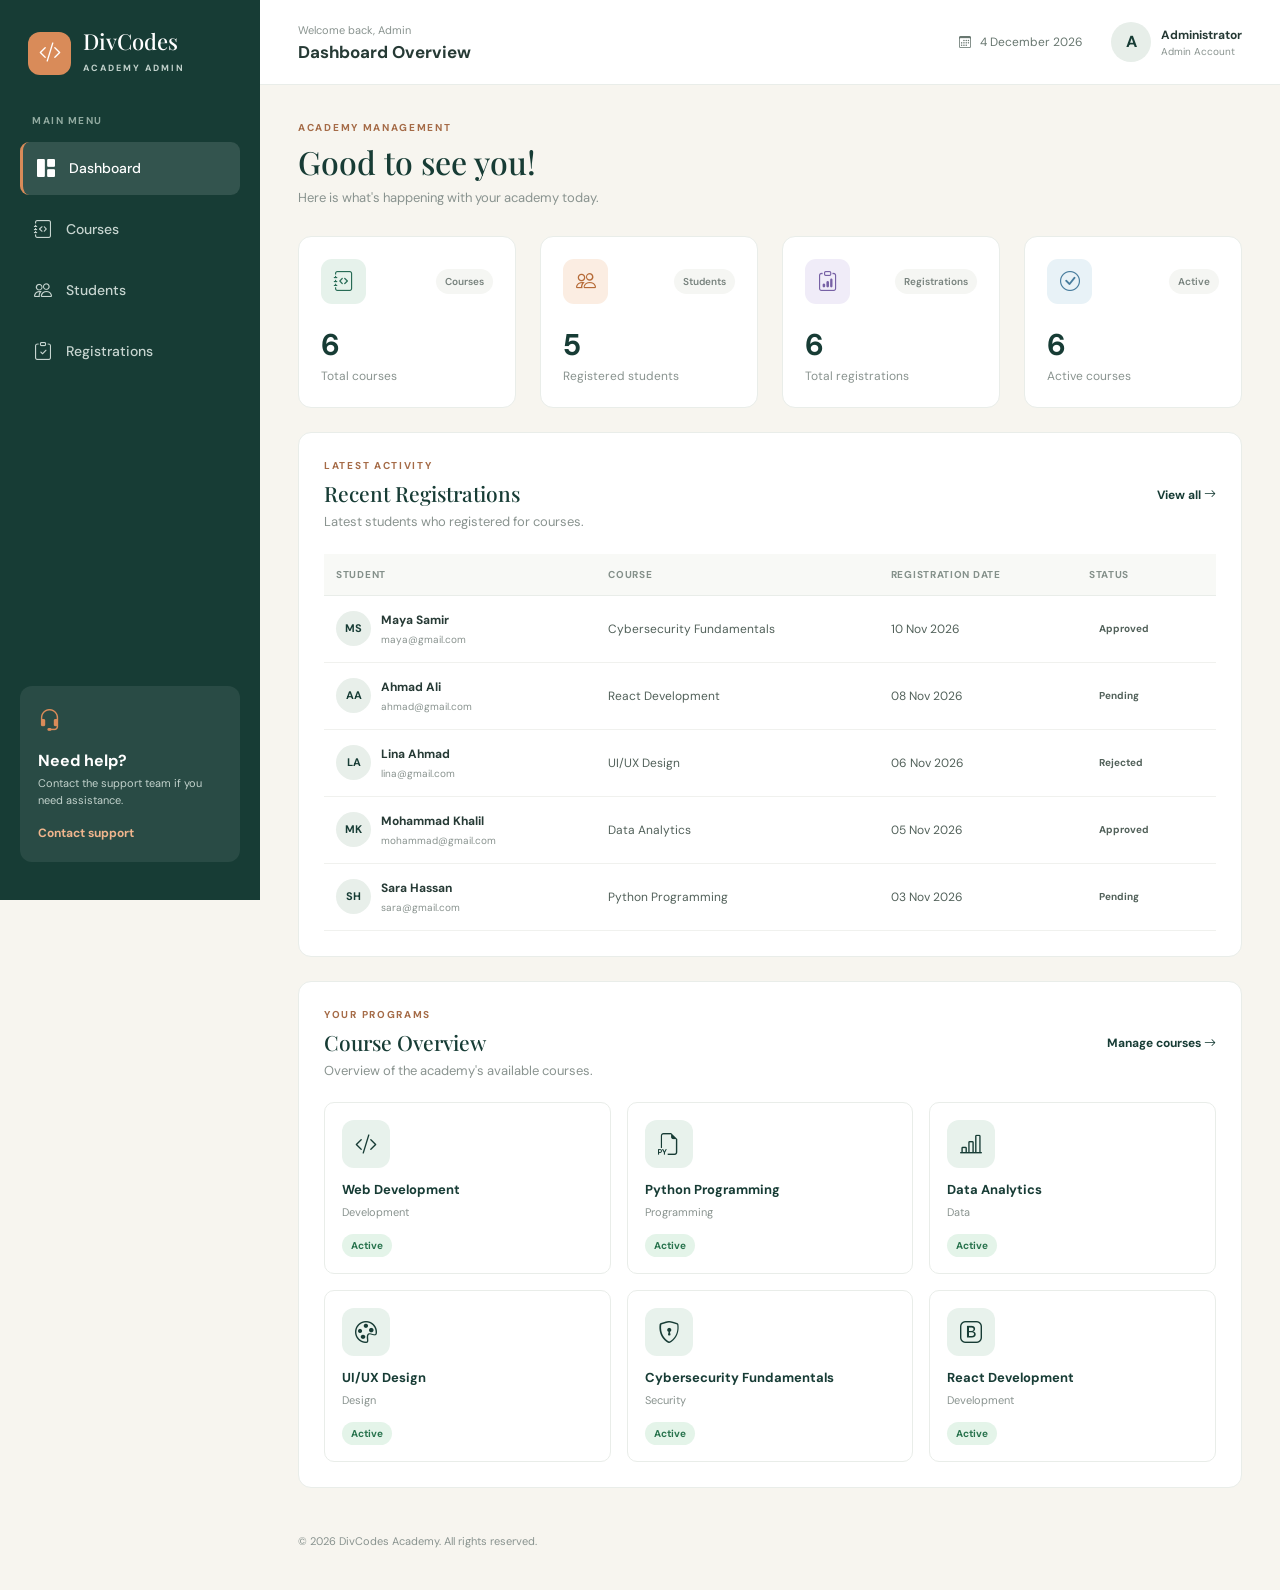
<file: index.html>
<!DOCTYPE html>
<html lang="en">
<head>
    <meta charset="UTF-8">
    <meta name="viewport" content="width=device-width, initial-scale=1.0">
    <title>Dashboard | DivCodes Academy</title>

    <!-- Bootstrap -->
    <link href="https://cdn.jsdelivr.net/npm/bootstrap@5.3.3/dist/css/bootstrap.min.css" rel="stylesheet">

    <!-- Bootstrap Icons -->
    <link href="https://cdn.jsdelivr.net/npm/bootstrap-icons@1.11.3/font/bootstrap-icons.min.css" rel="stylesheet">

    <!-- Google Fonts -->
    <link href="https://fonts.googleapis.com/css2?family=DM+Sans:wght@400;500;600;700&family=Playfair+Display:wght@600;700&display=swap" rel="stylesheet">

    <!-- Custom CSS -->
    <link rel="stylesheet" href="css/style.css">
</head>

<body>

<div class="admin-layout">

    <!-- Sidebar -->
    <aside class="sidebar" id="sidebar">

        <div class="brand">
            <div class="brand-icon">
                <i class="bi bi-code-slash"></i>
            </div>
            <div>
                <h4>DivCodes</h4>
                <span>ACADEMY ADMIN</span>
            </div>
        </div>

        <div class="sidebar-label">MAIN MENU</div>

        <nav class="sidebar-nav">
            <a href="index.html" class="nav-link active">
                <i class="bi bi-grid-1x2-fill"></i>
                <span>Dashboard</span>
            </a>

            <a href="courses.html" class="nav-link">
                <i class="bi bi-journal-code"></i>
                <span>Courses</span>
            </a>

            <a href="students.html" class="nav-link">
                <i class="bi bi-people"></i>
                <span>Students</span>
            </a>

            <a href="registrations.html" class="nav-link">
                <i class="bi bi-clipboard-check"></i>
                <span>Registrations</span>
            </a>
        </nav>

        <div class="sidebar-bottom">
            <div class="help-card">
                <i class="bi bi-headset"></i>
                <h6>Need help?</h6>
                <p>Contact the support team if you need assistance.</p>
                <a href="mailto:support@divcodes.com">Contact support</a>
            </div>
        </div>

    </aside>

    <!-- Main Content -->
    <main class="main-content">

        <!-- Topbar -->
        <header class="topbar">

            <div class="d-flex align-items-center gap-3">
                <button class="menu-toggle" id="menuToggle" aria-label="Open menu">
                    <i class="bi bi-list"></i>
                </button>

                <div>
                    <p class="topbar-subtitle">Welcome back, Admin</p>
                    <h5 class="topbar-title">Dashboard Overview</h5>
                </div>
            </div>

            <div class="topbar-right">
                <div class="date-display">
                    <i class="bi bi-calendar3"></i>
                    <span id="currentDate"></span>
                </div>

                <div class="admin-profile">
                    <div class="admin-avatar">A</div>
                    <div class="profile-info">
                        <strong>Administrator</strong>
                        <span>Admin Account</span>
                    </div>
                </div>
            </div>

        </header>

        <!-- Dashboard Body -->
        <section class="dashboard-content">

            <div class="page-heading">
                <div>
                    <span class="eyebrow">ACADEMY MANAGEMENT</span>
                    <h1>Good to see you!</h1>
                    <p>Here is what's happening with your academy today.</p>
                </div>
            </div>

            <!-- Statistics -->
            <div class="row g-4 stats-row">

                <div class="col-12 col-sm-6 col-xl-3">
                    <div class="stat-card">
                        <div class="stat-top">
                            <div class="stat-icon green">
                                <i class="bi bi-journal-code"></i>
                            </div>
                            <span class="stat-tag">Courses</span>
                        </div>
                        <h2 id="totalCourses">0</h2>
                        <p>Total courses</p>
                    </div>
                </div>

                <div class="col-12 col-sm-6 col-xl-3">
                    <div class="stat-card">
                        <div class="stat-top">
                            <div class="stat-icon orange">
                                <i class="bi bi-people"></i>
                            </div>
                            <span class="stat-tag">Students</span>
                        </div>
                        <h2 id="totalStudents">0</h2>
                        <p>Registered students</p>
                    </div>
                </div>

                <div class="col-12 col-sm-6 col-xl-3">
                    <div class="stat-card">
                        <div class="stat-top">
                            <div class="stat-icon purple">
                                <i class="bi bi-clipboard-data"></i>
                            </div>
                            <span class="stat-tag">Registrations</span>
                        </div>
                        <h2 id="totalRegistrations">0</h2>
                        <p>Total registrations</p>
                    </div>
                </div>

                <div class="col-12 col-sm-6 col-xl-3">
                    <div class="stat-card">
                        <div class="stat-top">
                            <div class="stat-icon blue">
                                <i class="bi bi-check-circle"></i>
                            </div>
                            <span class="stat-tag">Active</span>
                        </div>
                        <h2 id="activeCourses">0</h2>
                        <p>Active courses</p>
                    </div>
                </div>

            </div>

            <!-- Recent Registrations -->
            <div class="content-card mt-4">

                <div class="section-header">
                    <div>
                        <span class="eyebrow">LATEST ACTIVITY</span>
                        <h3>Recent Registrations</h3>
                        <p>Latest students who registered for courses.</p>
                    </div>

                    <a href="registrations.html" class="text-link">
                        View all <i class="bi bi-arrow-right"></i>
                    </a>
                </div>

                <div class="table-responsive">
                    <table class="table admin-table align-middle">
                        <thead>
                            <tr>
                                <th>Student</th>
                                <th>Course</th>
                                <th>Registration Date</th>
                                <th>Status</th>
                            </tr>
                        </thead>

                        <tbody id="recentRegistrations">
                            <tr>
                                <td colspan="4" class="empty-state">
                                    No registrations yet.
                                </td>
                            </tr>
                        </tbody>
                    </table>
                </div>

            </div>

            <!-- Course Overview -->
            <div class="content-card mt-4">

                <div class="section-header">
                    <div>
                        <span class="eyebrow">YOUR PROGRAMS</span>
                        <h3>Course Overview</h3>
                        <p>Overview of the academy's available courses.</p>
                    </div>

                    <a href="courses.html" class="text-link">
                        Manage courses <i class="bi bi-arrow-right"></i>
                    </a>
                </div>

                <div class="row g-3" id="courseOverview">
                    <!-- Courses will be added by JavaScript -->
                </div>

            </div>

            <!-- Footer -->
            <footer class="dashboard-footer">
                <p>© <span id="currentYear"></span> DivCodes Academy. All rights reserved.</p>
            </footer>

        </section>

    </main>

</div>

<!-- Mobile Sidebar Overlay -->
<div class="sidebar-overlay" id="sidebarOverlay"></div>

<!-- Bootstrap JS -->
<script src="https://cdn.jsdelivr.net/npm/bootstrap@5.3.3/dist/js/bootstrap.bundle.min.js"></script>

<!-- Custom JS -->
<script src="js/app.js"></script>

</body>
</html>
</file>
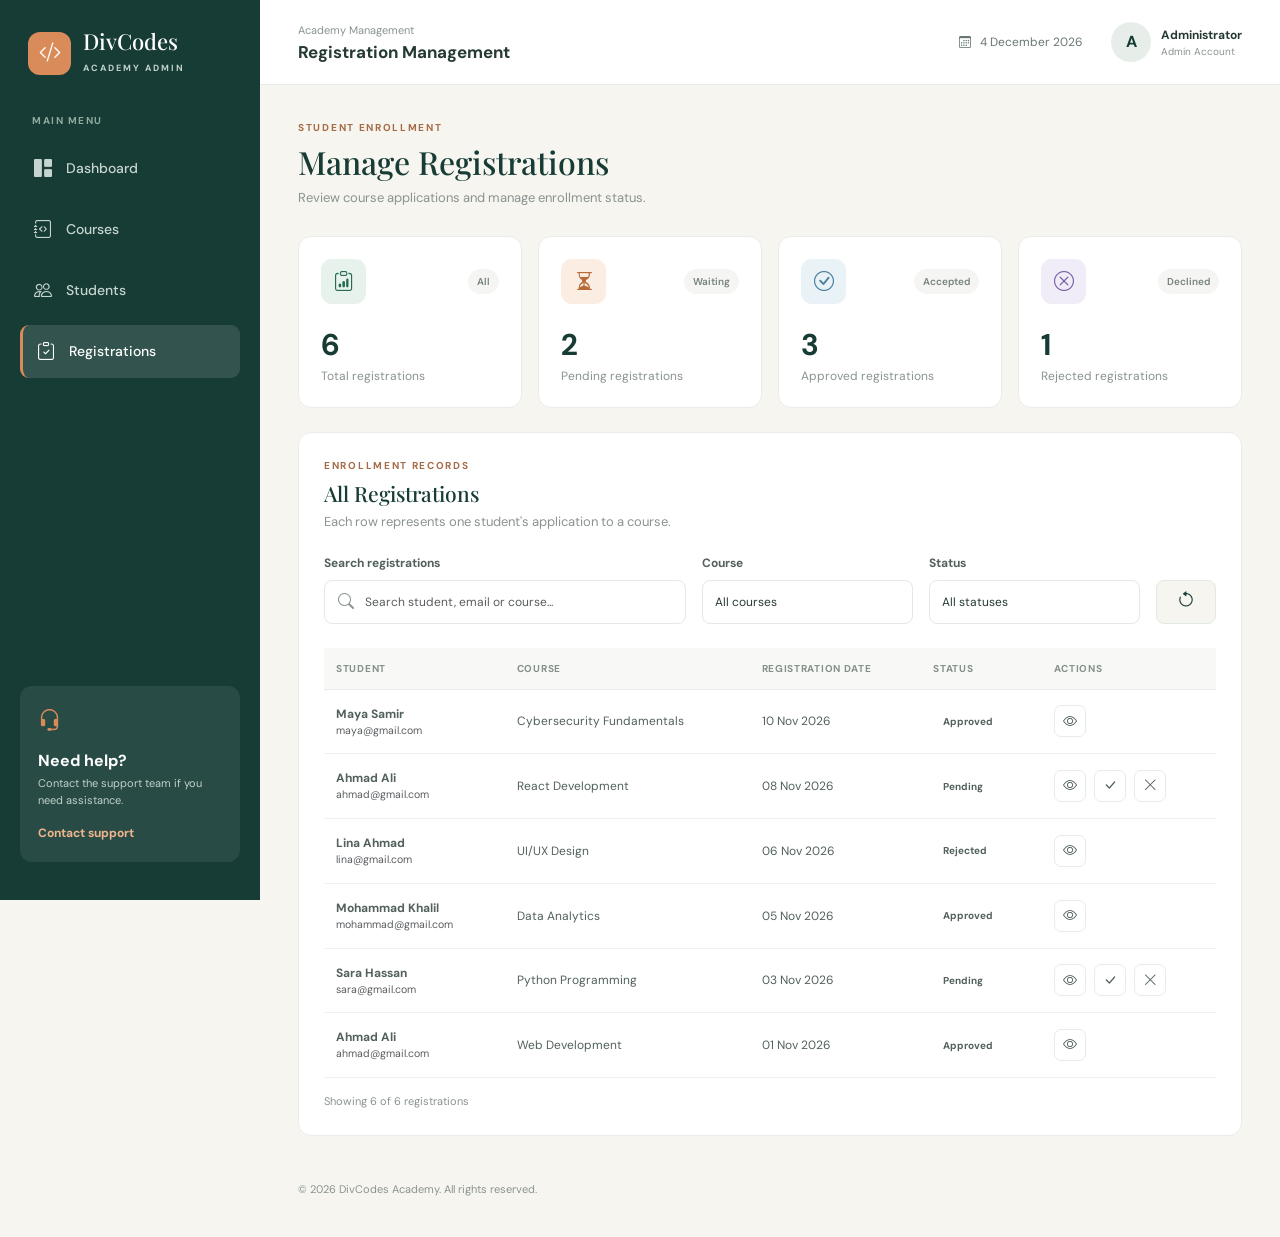
<file: registrations.html>
<!DOCTYPE html>
<html lang="en">
<head>
    <meta charset="UTF-8">
    <meta name="viewport" content="width=device-width, initial-scale=1.0">
    <title>Registrations | DivCodes Academy Admin</title>

    <link href="https://cdn.jsdelivr.net/npm/bootstrap@5.3.3/dist/css/bootstrap.min.css" rel="stylesheet">
    <link href="https://cdn.jsdelivr.net/npm/bootstrap-icons@1.11.3/font/bootstrap-icons.min.css" rel="stylesheet">
    <link href="https://fonts.googleapis.com/css2?family=DM+Sans:wght@400;500;600;700;800&family=Playfair+Display:wght@600;700&display=swap" rel="stylesheet">
    <link rel="stylesheet" href="css/style.css">
</head>

<body>
<div class="admin-layout">

    <!-- SIDEBAR -->
    <aside class="sidebar" id="sidebar">

        <div class="brand">
            <div class="brand-icon"><i class="bi bi-code-slash"></i></div>
            <div>
                <h4>DivCodes</h4>
                <span>ACADEMY ADMIN</span>
            </div>
        </div>

        <div class="sidebar-label">MAIN MENU</div>

        <nav class="sidebar-nav">
            <a href="index.html" class="nav-link">
                <i class="bi bi-grid-1x2-fill"></i>
                <span>Dashboard</span>
            </a>

            <a href="courses.html" class="nav-link">
                <i class="bi bi-journal-code"></i>
                <span>Courses</span>
            </a>

            <a href="students.html" class="nav-link">
                <i class="bi bi-people"></i>
                <span>Students</span>
            </a>

            <a href="registrations.html" class="nav-link active">
                <i class="bi bi-clipboard-check"></i>
                <span>Registrations</span>
            </a>
        </nav>

        <div class="sidebar-bottom">
            <div class="help-card">
                <i class="bi bi-headset"></i>
                <h6>Need help?</h6>
                <p>Contact the support team if you need assistance.</p>
                <a href="mailto:support@divcodes.com">Contact support</a>
            </div>

        </div>

    </aside>

    <!-- MAIN CONTENT -->
    <main class="main-content">

        <!-- TOPBAR -->
        <header class="topbar">
            <div class="d-flex align-items-center gap-3">
                <button class="menu-toggle" id="menuToggle" aria-label="Open menu">
                    <i class="bi bi-list"></i>
                </button>

                <div>
                    <p class="topbar-subtitle">Academy Management</p>
                    <h5 class="topbar-title">Registration Management</h5>
                </div>
            </div>

            <div class="topbar-right">
                <div class="date-display">
                    <i class="bi bi-calendar3"></i>
                    <span id="currentDate"></span>
                </div>

                <div class="admin-profile">
                    <div class="admin-avatar">A</div>
                    <div class="profile-info">
                        <strong>Administrator</strong>
                        <span>Admin Account</span>
                    </div>
                </div>
            </div>
        </header>

        <!-- PAGE CONTENT -->
        <section class="dashboard-content">

            <div class="page-heading">
                <div>
                    <span class="eyebrow">STUDENT ENROLLMENT</span>
                    <h1>Manage Registrations</h1>
                    <p>Review course applications and manage enrollment status.</p>
                </div>
            </div>

            <!-- STATISTICS -->
            <div class="row g-3 mb-4">

                <div class="col-12 col-sm-6 col-xl-3">
                    <div class="stat-card">
                        <div class="stat-top">
                            <div class="stat-icon green">
                                <i class="bi bi-clipboard-data"></i>
                            </div>
                            <span class="stat-tag">All</span>
                        </div>
                        <h2 id="totalRegistrations">0</h2>
                        <p>Total registrations</p>
                    </div>
                </div>

                <div class="col-12 col-sm-6 col-xl-3">
                    <div class="stat-card">
                        <div class="stat-top">
                            <div class="stat-icon orange">
                                <i class="bi bi-hourglass-split"></i>
                            </div>
                            <span class="stat-tag">Waiting</span>
                        </div>
                        <h2 id="pendingRegistrations">0</h2>
                        <p>Pending registrations</p>
                    </div>
                </div>

                <div class="col-12 col-sm-6 col-xl-3">
                    <div class="stat-card">
                        <div class="stat-top">
                            <div class="stat-icon blue">
                                <i class="bi bi-check-circle"></i>
                            </div>
                            <span class="stat-tag">Accepted</span>
                        </div>
                        <h2 id="approvedRegistrations">0</h2>
                        <p>Approved registrations</p>
                    </div>
                </div>

                <div class="col-12 col-sm-6 col-xl-3">
                    <div class="stat-card">
                        <div class="stat-top">
                            <div class="stat-icon purple">
                                <i class="bi bi-x-circle"></i>
                            </div>
                            <span class="stat-tag">Declined</span>
                        </div>
                        <h2 id="rejectedRegistrations">0</h2>
                        <p>Rejected registrations</p>
                    </div>
                </div>

            </div>

            <!-- REGISTRATION TABLE -->
            <div class="content-card">

                <div class="section-header">
                    <div>
                        <span class="eyebrow">ENROLLMENT RECORDS</span>
                        <h3>All Registrations</h3>
                        <p>Each row represents one student's application to a course.</p>
                    </div>
                </div>

                <!-- SEARCH AND FILTERS -->
                <div class="row g-3 mb-4">

                    <div class="col-12 col-lg-5">
                        <label for="registrationSearch" class="form-label admin-label">
                            Search registrations
                        </label>
                        <div class="admin-search">
                            <i class="bi bi-search"></i>
                            <input
                                type="search"
                                id="registrationSearch"
                                class="form-control"
                                placeholder="Search student, email or course..."
                            >
                        </div>
                    </div>

                    <div class="col-12 col-md-5 col-lg-3">
                        <label for="registrationCourseFilter" class="form-label admin-label">
                            Course
                        </label>
                        <select id="registrationCourseFilter" class="form-select admin-select">
                            <option value="all">All courses</option>
                        </select>
                    </div>

                    <div class="col-12 col-md-5 col-lg-3">
                        <label for="registrationStatusFilter" class="form-label admin-label">
                            Status
                        </label>
                        <select id="registrationStatusFilter" class="form-select admin-select">
                            <option value="all">All statuses</option>
                            <option value="Pending">Pending</option>
                            <option value="Approved">Approved</option>
                            <option value="Rejected">Rejected</option>
                        </select>
                    </div>

                    <div class="col-12 col-md-2 col-lg-1 d-flex align-items-end">
                        <button class="reset-btn w-100" id="resetRegistrationFilters" type="button">
                            <i class="bi bi-arrow-counterclockwise"></i>
                        </button>
                    </div>

                </div>

                <!-- TABLE -->
                <div class="table-responsive">
                    <table class="table admin-table align-middle">
                        <thead>
                            <tr>
                                <th>Student</th>
                                <th>Course</th>
                                <th>Registration Date</th>
                                <th>Status</th>
                                <th>Actions</th>
                            </tr>
                        </thead>

                        <tbody id="registrationsTable">
                            <tr>
                                <td colspan="5" class="empty-state">
                                    Loading registrations...
                                </td>
                            </tr>
                        </tbody>
                    </table>
                </div>

                <div class="table-footer">
                    <span id="registrationResults">Showing 0 registrations</span>
                </div>

            </div>

            <footer class="dashboard-footer">
                <p>© <span id="currentYear"></span> DivCodes Academy. All rights reserved.</p>
            </footer>

        </section>
    </main>
</div>

<div class="sidebar-overlay" id="sidebarOverlay"></div>

<!-- REGISTRATION DETAILS MODAL -->
<div class="modal fade" id="registrationModal" tabindex="-1" aria-labelledby="registrationModalTitle" aria-hidden="true">
    <div class="modal-dialog modal-dialog-centered">
        <div class="modal-content course-modal">

            <div class="modal-header">
                <div>
                    <span class="eyebrow">ENROLLMENT INFORMATION</span>
                    <h5 class="modal-title" id="registrationModalTitle">Registration Details</h5>
                </div>
                <button type="button" class="btn-close" data-bs-dismiss="modal"></button>
            </div>

            <div class="modal-body">

                <div class="student-detail-profile">
                    <div class="student-detail-avatar" id="registrationAvatar">S</div>
                    <div>
                        <h5 id="registrationStudentName">Student Name</h5>
                        <p id="registrationStudentEmail">student@email.com</p>
                    </div>
                </div>

                <div class="student-detail-list">

                    <div class="student-detail-item">
                        <span><i class="bi bi-telephone"></i> Phone</span>
                        <strong id="registrationPhone">Not provided</strong>
                    </div>

                    <div class="student-detail-item">
                        <span><i class="bi bi-book"></i> Course</span>
                        <strong id="registrationCourse">Not specified</strong>
                    </div>

                    <div class="student-detail-item">
                        <span><i class="bi bi-calendar3"></i> Registered on</span>
                        <strong id="registrationDate">Not available</strong>
                    </div>

                    <div class="student-detail-item">
                        <span><i class="bi bi-info-circle"></i> Status</span>
                        <strong id="registrationStatus">Pending</strong>
                    </div>

                </div>

                <div class="student-message-box">
                    <span>Student Message</span>
                    <p id="registrationMessage">No message provided.</p>
                </div>

            </div>

            <div class="modal-footer">
                <button type="button" class="secondary-btn" data-bs-dismiss="modal">
                    Close
                </button>
            </div>

        </div>
    </div>
</div>

<script src="https://cdn.jsdelivr.net/npm/bootstrap@5.3.3/dist/js/bootstrap.bundle.min.js"></script>
<script src="js/app.js"></script>
</body>
</html>
</file>
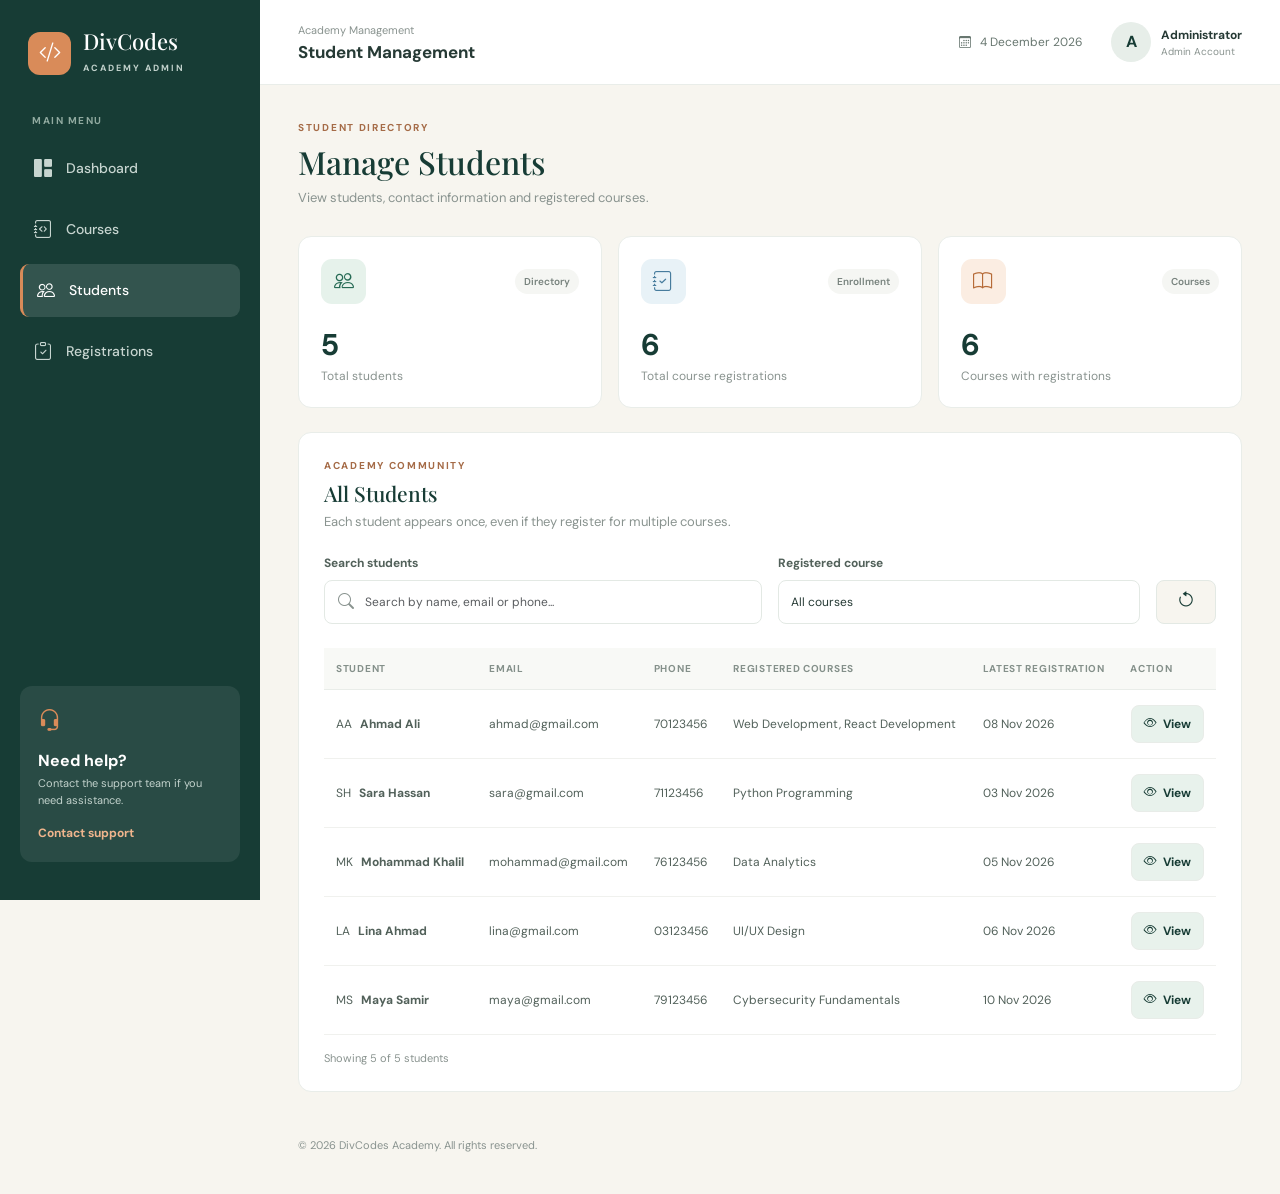
<file: students.html>
<!DOCTYPE html>
<html lang="en">
<head>
    <meta charset="UTF-8">
    <meta name="viewport" content="width=device-width, initial-scale=1.0">
    <title>Students | DivCodes Academy Admin</title>

    <link href="https://cdn.jsdelivr.net/npm/bootstrap@5.3.3/dist/css/bootstrap.min.css" rel="stylesheet">
    <link href="https://cdn.jsdelivr.net/npm/bootstrap-icons@1.11.3/font/bootstrap-icons.min.css" rel="stylesheet">
    <link href="https://fonts.googleapis.com/css2?family=DM+Sans:wght@400;500;600;700;800&family=Playfair+Display:wght@600;700&display=swap" rel="stylesheet">
    <link rel="stylesheet" href="css/style.css">
</head>

<body>
<div class="admin-layout">

    <!-- SIDEBAR -->
    <aside class="sidebar" id="sidebar">
        <div class="brand">
            <div class="brand-icon"><i class="bi bi-code-slash"></i></div>
            <div>
                <h4>DivCodes</h4>
                <span>ACADEMY ADMIN</span>
            </div>
        </div>

        <div class="sidebar-label">MAIN MENU</div>

        <nav class="sidebar-nav">
            <a href="index.html" class="nav-link">
                <i class="bi bi-grid-1x2-fill"></i><span>Dashboard</span>
            </a>
            <a href="courses.html" class="nav-link">
                <i class="bi bi-journal-code"></i><span>Courses</span>
            </a>
            <a href="students.html" class="nav-link active">
                <i class="bi bi-people"></i><span>Students</span>
            </a>
            <a href="registrations.html" class="nav-link">
                <i class="bi bi-clipboard-check"></i><span>Registrations</span>
            </a>
        </nav>

        <div class="sidebar-bottom">
            <div class="help-card">
                <i class="bi bi-headset"></i>
                <h6>Need help?</h6>
                <p>Contact the support team if you need assistance.</p>
                <a href="mailto:support@divcodes.com">Contact support</a>
            </div>
        </div>
    </aside>

    <!-- MAIN CONTENT -->
    <main class="main-content">

        <header class="topbar">
            <div class="d-flex align-items-center gap-3">
                <button class="menu-toggle" id="menuToggle" aria-label="Open menu">
                    <i class="bi bi-list"></i>
                </button>
                <div>
                    <p class="topbar-subtitle">Academy Management</p>
                    <h5 class="topbar-title">Student Management</h5>
                </div>
            </div>

            <div class="topbar-right">
                <div class="date-display">
                    <i class="bi bi-calendar3"></i>
                    <span id="currentDate"></span>
                </div>
                <div class="admin-profile">
                    <div class="admin-avatar">A</div>
                    <div class="profile-info">
                        <strong>Administrator</strong>
                        <span>Admin Account</span>
                    </div>
                </div>
            </div>
        </header>

        <section class="dashboard-content">

            <div class="page-heading">
                <div>
                    <span class="eyebrow">STUDENT DIRECTORY</span>
                    <h1>Manage Students</h1>
                    <p>View students, contact information and registered courses.</p>
                </div>
            </div>

            <!-- STATISTICS -->
            <div class="row g-3 mb-4">

                <div class="col-12 col-sm-6 col-xl-4">
                    <div class="stat-card">
                        <div class="stat-top">
                            <div class="stat-icon green">
                                <i class="bi bi-people"></i>
                            </div>
                            <span class="stat-tag">Directory</span>
                        </div>
                        <h2 id="studentTotal">0</h2>
                        <p>Total students</p>
                    </div>
                </div>

                <div class="col-12 col-sm-6 col-xl-4">
                    <div class="stat-card">
                        <div class="stat-top">
                            <div class="stat-icon blue">
                                <i class="bi bi-journal-check"></i>
                            </div>
                            <span class="stat-tag">Enrollment</span>
                        </div>
                        <h2 id="studentEnrollmentTotal">0</h2>
                        <p>Total course registrations</p>
                    </div>
                </div>

                <div class="col-12 col-sm-6 col-xl-4">
                    <div class="stat-card">
                        <div class="stat-top">
                            <div class="stat-icon orange">
                                <i class="bi bi-book"></i>
                            </div>
                            <span class="stat-tag">Courses</span>
                        </div>
                        <h2 id="studentCourseTotal">0</h2>
                        <p>Courses with registrations</p>
                    </div>
                </div>

            </div>

            <!-- STUDENTS TABLE -->
            <div class="content-card">

                <div class="section-header">
                    <div>
                        <span class="eyebrow">ACADEMY COMMUNITY</span>
                        <h3>All Students</h3>
                        <p>Each student appears once, even if they register for multiple courses.</p>
                    </div>
                </div>

                <!-- SEARCH AND FILTER -->
                <div class="row g-3 mb-4">

                    <div class="col-12 col-lg-6">
                        <label for="studentSearch" class="form-label admin-label">
                            Search students
                        </label>
                        <div class="admin-search">
                            <i class="bi bi-search"></i>
                            <input
                                type="search"
                                id="studentSearch"
                                class="form-control"
                                placeholder="Search by name, email or phone..."
                            >
                        </div>
                    </div>

                    <div class="col-12 col-md-8 col-lg-5">
                        <label for="studentCourseFilter" class="form-label admin-label">
                            Registered course
                        </label>
                        <select id="studentCourseFilter" class="form-select admin-select">
                            <option value="all">All courses</option>
                        </select>
                    </div>

                    <div class="col-12 col-md-4 col-lg-1 d-flex align-items-end">
                        <button class="reset-btn w-100" id="resetStudentFilters" type="button">
                            <i class="bi bi-arrow-counterclockwise"></i>
                        </button>
                    </div>

                </div>

                <div class="table-responsive">
                    <table class="table admin-table align-middle">
                        <thead>
                            <tr>
                                <th>Student</th>
                                <th>Email</th>
                                <th>Phone</th>
                                <th>Registered Courses</th>
                                <th>Latest Registration</th>
                                <th>Action</th>
                            </tr>
                        </thead>

                        <tbody id="studentsTable">
                            <tr>
                                <td colspan="6" class="empty-state">
                                    Loading students...
                                </td>
                            </tr>
                        </tbody>
                    </table>
                </div>

                <div class="table-footer">
                    <span id="studentResults">Showing 0 students</span>
                </div>

            </div>

            <footer class="dashboard-footer">
                <p>© <span id="currentYear"></span> DivCodes Academy. All rights reserved.</p>
            </footer>

        </section>
    </main>
</div>

<div class="sidebar-overlay" id="sidebarOverlay"></div>

<!-- STUDENT DETAILS MODAL -->
<div class="modal fade" id="studentModal" tabindex="-1" aria-labelledby="studentModalTitle" aria-hidden="true">
    <div class="modal-dialog modal-dialog-centered modal-lg">
        <div class="modal-content course-modal">

            <div class="modal-header">
                <div>
                    <span class="eyebrow">STUDENT PROFILE</span>
                    <h5 class="modal-title" id="studentModalTitle">Student Details</h5>
                </div>
                <button type="button" class="btn-close" data-bs-dismiss="modal"></button>
            </div>

            <div class="modal-body">

                <div class="student-detail-profile">
                    <div class="student-detail-avatar" id="studentAvatar">S</div>
                    <div>
                        <h5 id="detailStudentName">Student Name</h5>
                        <p id="detailStudentEmail">student@email.com</p>
                    </div>
                </div>

                <div class="student-detail-list">
                    <div class="student-detail-item">
                        <span><i class="bi bi-telephone"></i> Phone</span>
                        <strong id="detailStudentPhone">Not provided</strong>
                    </div>

                    <div class="student-detail-item">
                        <span><i class="bi bi-calendar3"></i> First registration</span>
                        <strong id="detailFirstDate">—</strong>
                    </div>

                    <div class="student-detail-item">
                        <span><i class="bi bi-journal-check"></i> Registrations</span>
                        <strong id="detailRegistrationCount">0</strong>
                    </div>
                </div>

                <div class="mt-4">
                    <h6 class="mb-3">Course Registration History</h6>
                    <div class="table-responsive">
                        <table class="table admin-table align-middle">
                            <thead>
                                <tr>
                                    <th>Course</th>
                                    <th>Date</th>
                                    <th>Status</th>
                                </tr>
                            </thead>
                            <tbody id="studentHistory"></tbody>
                        </table>
                    </div>
                </div>

            </div>

            <div class="modal-footer">
                <button type="button" class="secondary-btn" data-bs-dismiss="modal">
                    Close
                </button>
            </div>

        </div>
    </div>
</div>

<script src="https://cdn.jsdelivr.net/npm/bootstrap@5.3.3/dist/js/bootstrap.bundle.min.js"></script>
<script src="js/app.js"></script>
</body>
</html>
</file>
<file: css/style.css>
:root {
    --forest: #173C35;
    --forest-light: #24564C;
    --cream: #F7F5EF;
    --white: #FFFFFF;
    --terracotta: #D98B59;
    --text: #263A35;
    --muted: #89938F;
    --border: #E9EDE9;
    --sidebar-width: 260px;
}

* {
    margin: 0;
    padding: 0;
    box-sizing: border-box;
}

body {
    font-family: "DM Sans", sans-serif;
    background: var(--cream);
    color: var(--text);
}

a {
    text-decoration: none;
}

.admin-layout {
    min-height: 100vh;
}

/* SIDEBAR */

.sidebar {
    width: var(--sidebar-width);
    height: 100vh;
    position: fixed;
    top: 0;
    left: 0;
    z-index: 1000;
    display: flex;
    flex-direction: column;
    padding: 28px 20px 20px;
    background: var(--forest);
    color: var(--white);
}

.brand {
    display: flex;
    align-items: center;
    gap: 12px;
    padding: 0 8px 35px;
}

.brand-icon {
    width: 43px;
    height: 43px;
    display: grid;
    place-items: center;
    border-radius: 12px;
    background: var(--terracotta);
    color: white;
    font-size: 22px;
}

.brand h4 {
    margin: 0;
    font-family: "Playfair Display", serif;
    font-size: 22px;
}

.brand span {
    color: #C2D2CC;
    font-size: 9px;
    letter-spacing: 2px;
    font-weight: 700;
}

.sidebar-label {
    color: #91AAA0;
    font-size: 10px;
    letter-spacing: 1.5px;
    font-weight: 700;
    padding: 0 12px;
    margin-bottom: 14px;
}

.sidebar-nav {
    display: flex;
    flex-direction: column;
    gap: 8px;
}

.sidebar-nav .nav-link {
    display: flex;
    align-items: center;
    gap: 14px;
    padding: 13px 14px;
    border-radius: 9px;
    color: #C7D5D0;
    font-size: 14px;
    font-weight: 500;
    transition: 0.25s ease;
}

.sidebar-nav .nav-link i {
    font-size: 18px;
}

.sidebar-nav .nav-link:hover,
.sidebar-nav .nav-link.active {
    background: rgba(255, 255, 255, 0.12);
    color: white;
}

.sidebar-nav .nav-link.active {
    border-left: 3px solid var(--terracotta);
}

.sidebar-bottom {
    margin-top: auto;
}

.help-card {
    padding: 18px;
    border-radius: 12px;
    background: rgba(255, 255, 255, 0.08);
    margin-bottom: 18px;
}

.help-card > i {
    color: var(--terracotta);
    font-size: 23px;
}

.help-card h6 {
    margin: 12px 0 5px;
    font-weight: 700;
}

.help-card p {
    color: #C2D2CC;
    font-size: 11px;
    line-height: 1.6;
    margin-bottom: 10px;
}

.help-card a {
    color: #F0B58D;
    font-size: 12px;
    font-weight: 700;
}

.logout-btn {
    width: 100%;
    display: flex;
    align-items: center;
    gap: 12px;
    padding: 13px;
    border: 1px solid rgba(255, 255, 255, 0.15);
    border-radius: 9px;
    background: transparent;
    color: #D5E0DB;
    font-family: inherit;
    font-size: 13px;
    cursor: pointer;
    transition: 0.2s;
}

.logout-btn:hover {
    background: rgba(255, 255, 255, 0.1);
}

/* MAIN CONTENT */

.main-content {
    min-height: 100vh;
    margin-left: var(--sidebar-width);
}

.topbar {
    min-height: 85px;
    padding: 15px 38px;
    display: flex;
    align-items: center;
    justify-content: space-between;
    gap: 20px;
    background: white;
    border-bottom: 1px solid var(--border);
}

.topbar-subtitle {
    color: var(--muted);
    font-size: 11px;
    margin-bottom: 3px;
}

.topbar-title {
    font-size: 17px;
    font-weight: 700;
    margin: 0;
}

.topbar-right {
    display: flex;
    align-items: center;
    gap: 28px;
}

.date-display {
    display: flex;
    align-items: center;
    gap: 9px;
    color: #687770;
    font-size: 12px;
}

.admin-profile {
    display: flex;
    align-items: center;
    gap: 10px;
}

.admin-avatar {
    width: 40px;
    height: 40px;
    display: grid;
    place-items: center;
    border-radius: 50%;
    background: #E7EEE9;
    color: var(--forest);
    font-weight: 700;
}

.profile-info {
    display: flex;
    flex-direction: column;
}

.profile-info strong {
    font-size: 12px;
}

.profile-info span {
    color: var(--muted);
    font-size: 10px;
}

.menu-toggle {
    display: none;
    border: none;
    background: transparent;
    color: var(--forest);
    font-size: 25px;
}

/* DASHBOARD */

.dashboard-content {
    padding: 35px 38px;
    max-width: 1600px;
    margin: auto;
}

.page-heading {
    display: flex;
    justify-content: space-between;
    align-items: center;
    gap: 20px;
    margin-bottom: 28px;
}

.eyebrow {
    display: block;
    color: #A56B47;
    font-size: 10px;
    letter-spacing: 1.7px;
    font-weight: 700;
    margin-bottom: 8px;
}

.page-heading h1 {
    font-family: "Playfair Display", serif;
    font-size: 32px;
    color: var(--forest);
    margin-bottom: 7px;
}

.page-heading p,
.section-header p {
    color: var(--muted);
    font-size: 13px;
    margin: 0;
}

.primary-btn {
    display: inline-flex;
    align-items: center;
    gap: 9px;
    padding: 12px 18px;
    border-radius: 8px;
    background: var(--forest);
    color: white;
    font-size: 12px;
    font-weight: 600;
    transition: 0.25s;
}

.primary-btn:hover {
    background: var(--forest-light);
    color: white;
    transform: translateY(-2px);
}

/* STATISTICS CARDS */

.stat-card {
    height: 100%;
    padding: 22px;
    background: white;
    border: 1px solid var(--border);
    border-radius: 13px;
    transition: 0.25s ease;
}

.stat-card:hover {
    transform: translateY(-4px);
    box-shadow: 0 10px 25px rgba(23, 60, 53, 0.06);
}

.stat-top {
    display: flex;
    align-items: center;
    justify-content: space-between;
    margin-bottom: 23px;
}

.stat-icon {
    width: 45px;
    height: 45px;
    display: grid;
    place-items: center;
    border-radius: 11px;
    font-size: 20px;
}

.stat-icon.green {
    color: #276B55;
    background: #E6F2EB;
}

.stat-icon.orange {
    color: #B66B38;
    background: #FBEDE2;
}

.stat-icon.purple {
    color: #7761A5;
    background: #F0ECF8;
}

.stat-icon.blue {
    color: #477C9D;
    background: #E8F2F7;
}

.stat-tag {
    padding: 5px 9px;
    border-radius: 20px;
    background: #F5F6F3;
    color: #77827D;
    font-size: 10px;
    font-weight: 600;
}

.stat-card h2 {
    color: var(--forest);
    font-size: 30px;
    font-weight: 700;
    margin-bottom: 4px;
}

.stat-card p {
    color: var(--muted);
    font-size: 12px;
    margin: 0;
}

/* CONTENT CARDS */

.content-card {
    padding: 25px;
    border: 1px solid var(--border);
    border-radius: 13px;
    background: white;
}

.section-header {
    display: flex;
    justify-content: space-between;
    align-items: center;
    gap: 15px;
    margin-bottom: 22px;
}

.section-header h3 {
    font-family: "Playfair Display", serif;
    color: var(--forest);
    font-size: 21px;
    margin-bottom: 6px;
}

.text-link {
    color: var(--forest);
    font-size: 12px;
    font-weight: 700;
    white-space: nowrap;
}

.text-link:hover {
    color: var(--terracotta);
}

.admin-table {
    margin-bottom: 0;
    min-width: 650px;
}

.admin-table thead th {
    padding: 13px 12px;
    background: #F8F9F6;
    border-bottom: 1px solid var(--border);
    color: #84908A;
    font-size: 10px;
    font-weight: 700;
    text-transform: uppercase;
    letter-spacing: 0.7px;
}

.admin-table tbody td {
    padding: 15px 12px;
    border-color: #F0F1EE;
    color: #52615A;
    font-size: 12px;
}

.student-cell {
    display: flex;
    align-items: center;
    gap: 10px;
}

.student-avatar {
    width: 35px;
    height: 35px;
    display: grid;
    place-items: center;
    flex-shrink: 0;
    border-radius: 50%;
    background: #E8EFEA;
    color: var(--forest);
    font-size: 11px;
    font-weight: 700;
}

.student-name {
    color: var(--text);
    font-weight: 700;
    font-size: 12px;
}

.student-email {
    color: var(--muted);
    font-size: 10px;
    margin-top: 3px;
}

.status-badge {
    display: inline-block;
    padding: 6px 10px;
    border-radius: 20px;
    font-size: 10px;
    font-weight: 700;
}

.status-pending {
    color: #A66B26;
    background: #FFF2DC;
}

.status-approved {
    color: #28734D;
    background: #E4F4E9;
}

.status-rejected {
    color: #B44B4B;
    background: #FCE9E9;
}

.empty-state {
    padding: 30px !important;
    text-align: center;
    color: var(--muted) !important;
}

/* COURSE OVERVIEW */

.course-mini-card {
    height: 100%;
    padding: 17px;
    border: 1px solid var(--border);
    border-radius: 10px;
    transition: 0.2s;
}

.course-mini-card:hover {
    border-color: #B7C9BF;
    background: #FCFDFB;
}

.course-mini-icon {
    width: 38px;
    height: 38px;
    display: grid;
    place-items: center;
    border-radius: 9px;
    background: #E9F0EB;
    color: var(--forest);
    font-size: 18px;
    margin-bottom: 13px;
}

.course-mini-card h6 {
    color: var(--forest);
    font-size: 13px;
    font-weight: 700;
    margin-bottom: 6px;
}

.course-mini-card p {
    color: var(--muted);
    font-size: 11px;
    margin-bottom: 12px;
}

.course-active {
    color: #28734D;
    background: #E4F4E9;
    padding: 5px 9px;
    border-radius: 20px;
    font-size: 10px;
    font-weight: 700;
}

/* FOOTER */

.dashboard-footer {
    display: flex;
    justify-content: space-between;
    gap: 15px;
    padding: 25px 0 5px;
    margin-top: 20px;
    color: var(--muted);
    font-size: 11px;
}

.dashboard-footer p {
    margin: 0;
}

/* MOBILE SIDEBAR */

.sidebar-overlay {
    display: none;
}

/* RESPONSIVE */

@media (max-width: 1100px) {
    .dashboard-content {
        padding: 28px 25px;
    }

    .topbar {
        padding: 15px 25px;
    }

    .topbar-right {
        gap: 15px;
    }
}

@media (max-width: 768px) {
    .sidebar {
        transform: translateX(-100%);
        transition: transform 0.3s ease;
    }

    .sidebar.show {
        transform: translateX(0);
    }

    .sidebar-overlay.show {
        display: block;
        position: fixed;
        inset: 0;
        z-index: 999;
        background: rgba(0, 0, 0, 0.4);
    }

    .main-content {
        margin-left: 0;
    }

    .menu-toggle {
        display: block;
    }

    .topbar {
        padding: 14px 18px;
    }

    .topbar-right {
        gap: 10px;
    }

    .date-display {
        display: none;
    }

    .profile-info {
        display: none;
    }

    .dashboard-content {
        padding: 25px 18px;
    }

    .page-heading {
        align-items: flex-start;
        flex-direction: column;
    }

    .page-heading h1 {
        font-size: 27px;
    }

    .content-card {
        padding: 18px;
    }
}

@media (max-width: 480px) {
    .section-header {
        align-items: flex-start;
        flex-direction: column;
    }

    .dashboard-footer {
        flex-direction: column;
    }

    .stat-card {
        padding: 18px;
    }
}















/* =====================================
   COURSE MANAGEMENT - UPDATED FORM
===================================== */

.course-modal {
    border: none;
    border-radius: 16px;
    overflow: hidden;
}

.course-modal .modal-header {
    padding: 25px 28px;
    border-bottom: 1px solid #E9EDE9;
}

.course-modal .modal-title {
    color: #173C35;
    font-family: "Playfair Display", serif;
    font-size: 23px;
    margin-bottom: 5px;
}

.course-modal .modal-subtitle {
    color: #89938F;
    font-size: 12px;
    margin: 0;
}

.course-modal .modal-body {
    padding: 25px 28px;
    max-height: 70vh;
    overflow-y: auto;
}

.course-modal .modal-footer {
    padding: 18px 28px;
    border-top: 1px solid #E9EDE9;
}

.form-section {
    padding-bottom: 27px;
    margin-bottom: 27px;
    border-bottom: 1px solid #E9EDE9;
}

.form-section:last-of-type {
    border-bottom: none;
    margin-bottom: 0;
}

.form-section-heading {
    display: flex;
    align-items: center;
    gap: 13px;
    margin-bottom: 22px;
}

.form-section-number {
    width: 38px;
    height: 38px;
    display: grid;
    place-items: center;
    flex-shrink: 0;
    border-radius: 10px;
    background: #E9F0EB;
    color: #173C35;
    font-size: 12px;
    font-weight: 700;
}

.form-section-heading h6 {
    color: #173C35;
    font-size: 14px;
    font-weight: 700;
    margin: 0 0 4px;
}

.form-section-heading p {
    color: #89938F;
    font-size: 11px;
    margin: 0;
}

.admin-input,
.admin-select,
.admin-textarea {
    width: 100%;
    border: 1px solid #E3E9E4;
    border-radius: 8px;
    background: #FFFFFF;
    color: #263A35;
    font-family: "DM Sans", sans-serif;
    font-size: 12px;
}

.admin-input,
.admin-select {
    min-height: 44px;
}

.admin-textarea {
    padding: 12px 14px;
    line-height: 1.7;
    resize: vertical;
}

.admin-input:focus,
.admin-select:focus,
.admin-textarea:focus {
    border-color: #6D9584;
    box-shadow: 0 0 0 3px rgba(23, 60, 53, 0.08);
}

.admin-label {
    display: block;
    color: #52615A;
    font-size: 12px;
    font-weight: 700;
    margin-bottom: 8px;
}

.form-hint {
    display: block;
    color: #89938F;
    font-size: 10px;
    margin-top: 7px;
}

/* IMAGE UPLOAD */

.image-upload-area {
    display: flex;
    align-items: center;
    gap: 22px;
    padding: 18px;
    border: 1px dashed #B9C9BF;
    border-radius: 12px;
    background: #FAFBF8;
}

.image-preview-wrapper {
    width: 180px;
    height: 125px;
    flex-shrink: 0;
    display: grid;
    place-items: center;
    overflow: hidden;
    border-radius: 9px;
    background: #E9F0EB;
}

.course-image-preview {
    width: 100%;
    height: 100%;
    object-fit: cover;
}

.image-placeholder {
    display: flex;
    flex-direction: column;
    align-items: center;
    gap: 7px;
    color: #89938F;
    font-size: 11px;
}

.image-placeholder i {
    font-size: 30px;
}

.image-upload-info p {
    color: #89938F;
    font-size: 11px;
    margin: 9px 0 0;
}

.upload-image-btn {
    display: inline-flex;
    align-items: center;
    gap: 8px;
    padding: 10px 15px;
    border-radius: 8px;
    background: #173C35;
    color: white;
    font-size: 12px;
    font-weight: 600;
    cursor: pointer;
    transition: 0.2s;
}

.upload-image-btn:hover {
    background: #24564C;
}

.remove-image-btn {
    display: block;
    margin-top: 12px;
    padding: 0;
    border: none;
    background: transparent;
    color: #B44B4B;
    font-size: 11px;
    cursor: pointer;
}

.remove-image-btn:hover {
    color: #8E3030;
}

/* COURSE TABLE */

.course-table-icon {
    width: 42px;
    height: 42px;
    display: grid;
    place-items: center;
    flex-shrink: 0;
    overflow: hidden;
    border-radius: 9px;
    background: #E9F0EB;
    color: #173C35;
    font-size: 18px;
}

.course-table-icon img {
    width: 100%;
    height: 100%;
    object-fit: cover;
}

.course-table-name {
    color: #263A35;
    font-size: 12px;
    font-weight: 700;
}

.course-table-id {
    color: #89938F;
    font-size: 10px;
    margin-top: 3px;
}

.course-category {
    display: inline-block;
    padding: 5px 9px;
    border-radius: 20px;
    background: #F0F3EF;
    color: #53665C;
    font-size: 10px;
    font-weight: 600;
}

.course-actions {
    display: flex;
    gap: 7px;
}

.action-btn {
    width: 32px;
    height: 32px;
    display: grid;
    place-items: center;
    border: 1px solid #E8ECE8;
    border-radius: 7px;
    background: white;
    color: #52615A;
    font-size: 14px;
    transition: 0.2s;
}

.action-btn.edit:hover {
    color: #173C35;
    background: #E9F0EB;
}

.action-btn.delete:hover {
    color: #B44B4B;
    background: #FCE9E9;
}

.admin-search {
    position: relative;
}

.admin-search i {
    position: absolute;
    left: 14px;
    top: 50%;
    transform: translateY(-50%);
    color: #89938F;
    z-index: 2;
}

.admin-search .form-control {
    min-height: 44px;
    padding-left: 40px;
    border: 1px solid #E3E9E4;
    border-radius: 8px;
    font-size: 12px;
}

.reset-btn {
    min-height: 44px;
    border: 1px solid #E3E9E4;
    border-radius: 8px;
    background: #F7F5EF;
    color: #173C35;
    font-size: 18px;
}

.reset-btn:hover {
    background: #173C35;
    color: white;
}

.table-footer {
    padding-top: 15px;
    color: #89938F;
    font-size: 11px;
}

.secondary-btn {
    min-height: 42px;
    padding: 10px 17px;
    border: 1px solid #E3E9E4;
    border-radius: 8px;
    background: white;
    color: #52615A;
    font-size: 12px;
    font-weight: 600;
}

.secondary-btn:hover {
    background: #F7F5EF;
}

.course-modal .primary-btn {
    border: none;
    min-height: 42px;
}

@media (max-width: 576px) {
    .course-modal .modal-body {
        padding: 18px;
    }

    .course-modal .modal-header,
    .course-modal .modal-footer {
        padding: 17px 18px;
    }

    .image-upload-area {
        flex-direction: column;
        align-items: flex-start;
    }

    .image-preview-wrapper {
        width: 100%;
        height: 180px;
    }
}
















/* =========================================
   STUDENTS PAGE - VIEW BUTTON FIX
   ========================================= */

#studentsTable .action-btn.view {
    display: inline-flex !important;
    align-items: center;
    justify-content: center;
    gap: 6px;
    width: auto !important;
    min-width: 72px;
    height: 38px;
    padding: 8px 12px !important;
    white-space: nowrap;
    flex-shrink: 0;
    border-radius: 8px;
    background: #E8F2EC;
    color: #173C35;
    font-size: 12px;
    font-weight: 700;
}

#studentsTable .action-btn.view:hover {
    background: #173C35;
    color: #FFFFFF;
}

#studentsTable td:last-child {
    min-width: 90px;
    white-space: nowrap;
    text-align: center;
}

/* Keep student avatars aligned */
#studentsTable .student-detail-avatar {
    flex-shrink: 0;
}

/* =========================================
   TABLE RESPONSIVENESS
   ========================================= */

#studentsTable td {
    vertical-align: middle;
}

#studentsTable .action-btn i {
    font-size: 13px;
}


/* Dashboard dynamic course images */

.dashboard-course-image {
    width: 100%;
    height: 100%;
    object-fit: cover;
    border-radius: 12px;
}

.course-mini-icon {
    width: 48px;
    height: 48px;
    border-radius: 12px;
    background: #E8F2EC;
    color: #173C35;
    display: flex;
    align-items: center;
    justify-content: center;
    overflow: hidden;
    font-size: 22px;
    margin-bottom: 14px;
}

.course-inactive {
    display: inline-block;
    padding: 5px 10px;
    border-radius: 20px;
    font-size: 10px;
    font-weight: 700;
    color: #B94C4C;
    background: #FCEAEA;
}
</file>
